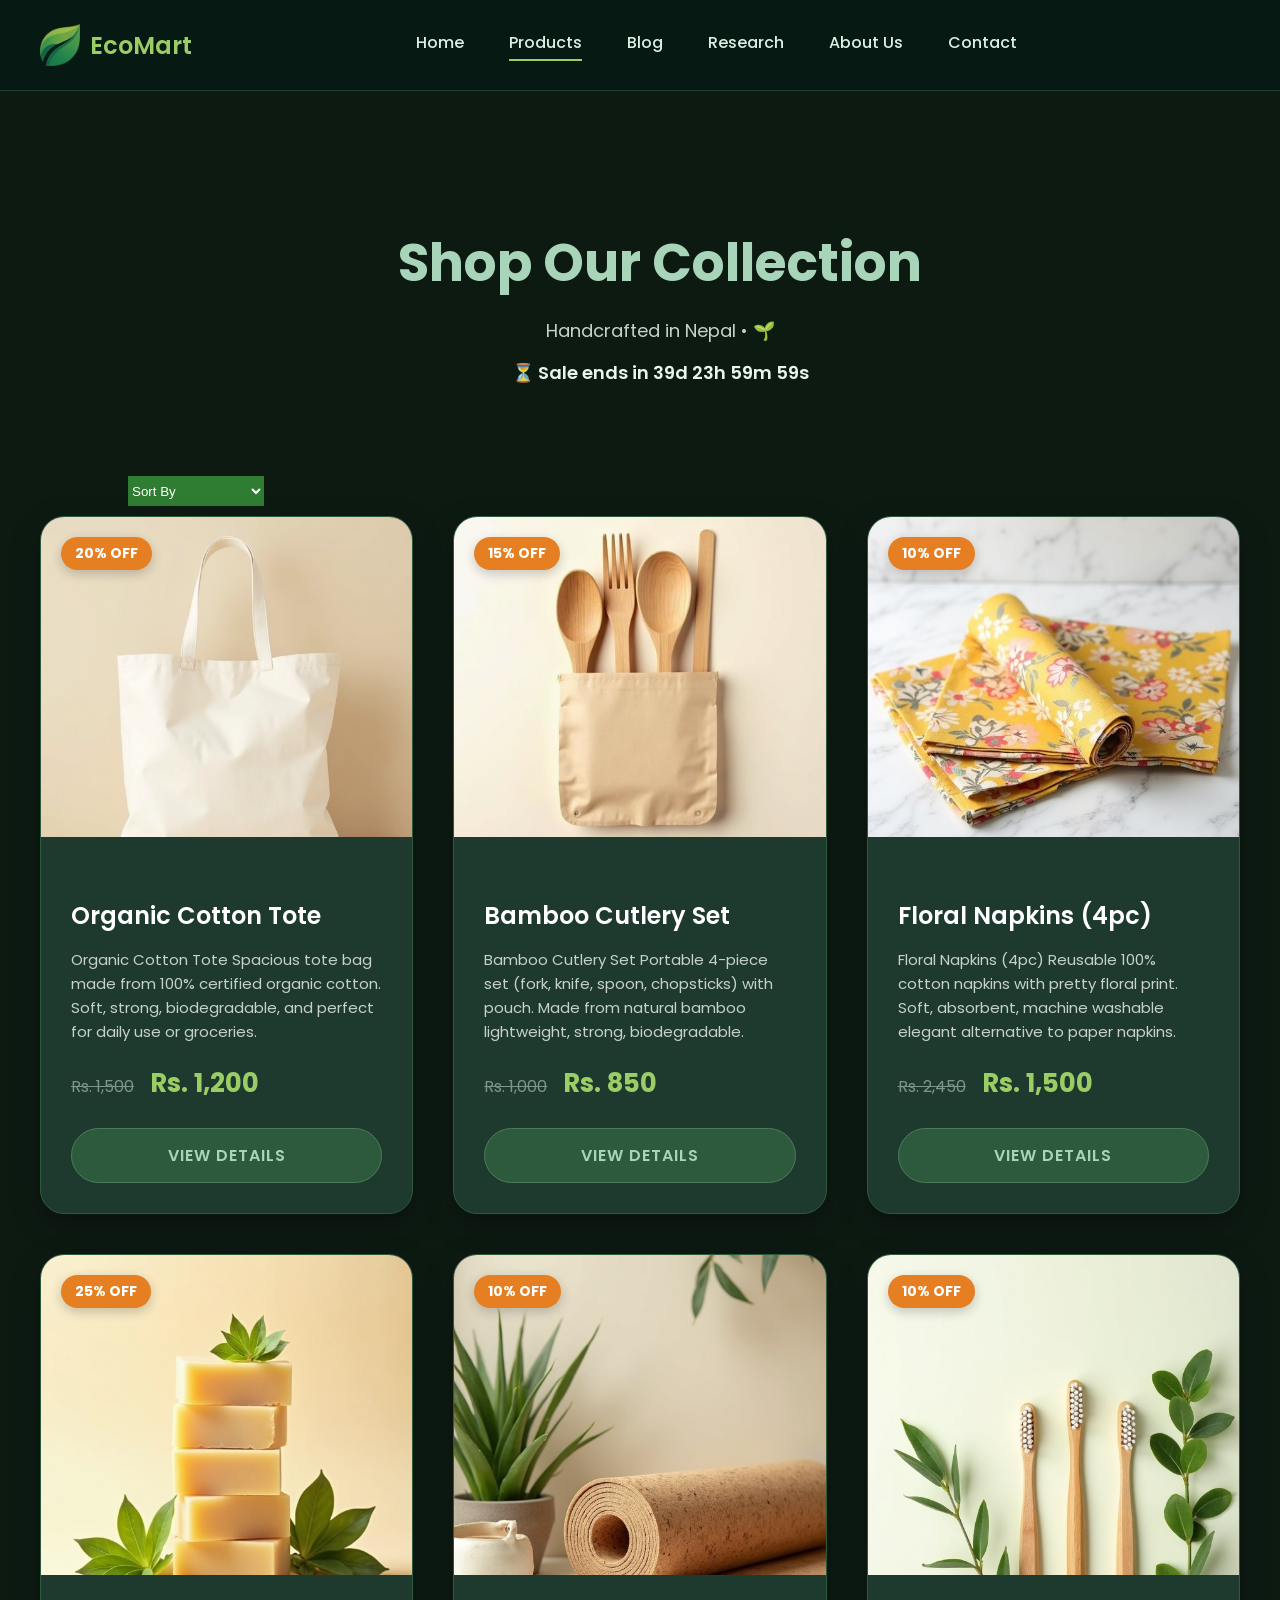
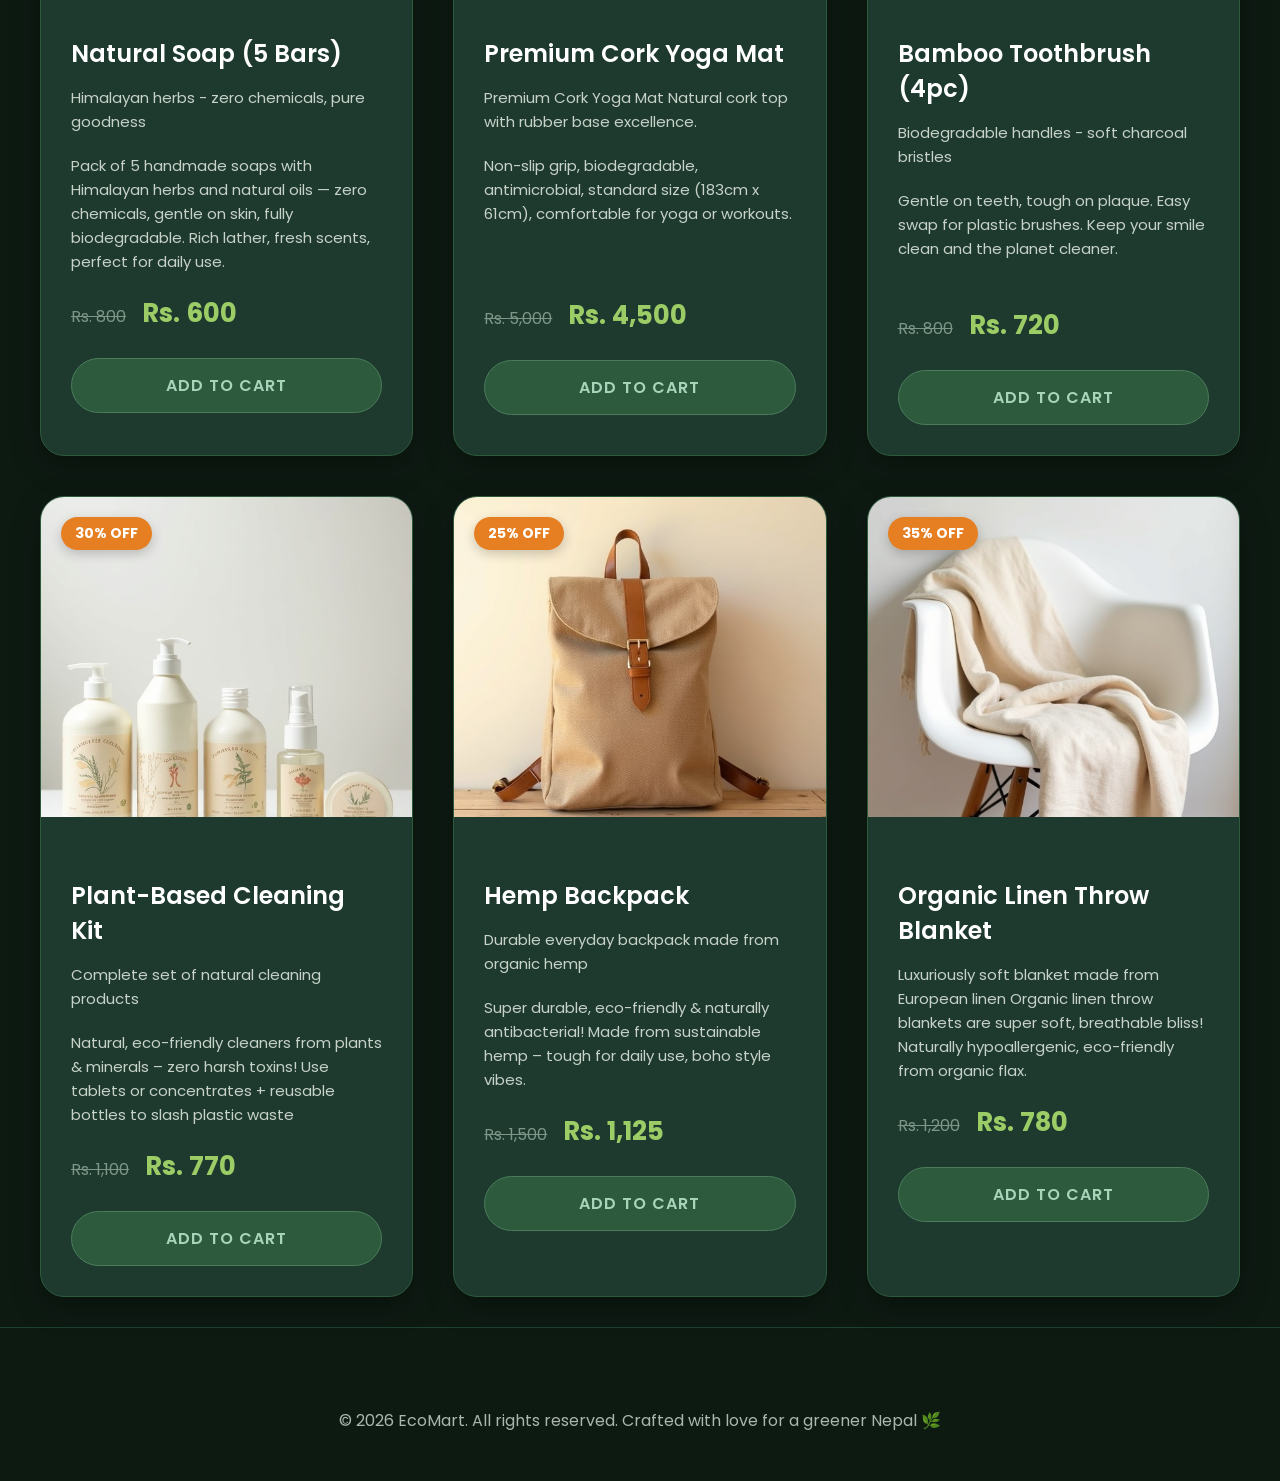
<file: html/productpage.html>
<!DOCTYPE html>
<html lang="en">
<head>
  <meta charset="UTF-8">
  <meta name="viewport" content="width=device-width, initial-scale=1.0">
   <meta name="author" content="Yunesh">
  <title>Products | EcoMart</title>
  <link href="https://fonts.googleapis.com/css2?family=Poppins:wght@300;400;500;600;700&display=swap" rel="stylesheet">
  <link rel="stylesheet" href="https://cdnjs.cloudflare.com/ajax/libs/font-awesome/6.5.0/css/all.min.css">
  <link rel="icon" type="image/png" href="../assets/logo.png">
  <style>
    /* =========================================
   1. GLOBAL STYLES & FONTS
   ========================================= */
body {
  background-color: #0d1a12; /* Deep Dark Green Body */
  color: #e8f5e8; 
  margin: 0; 
  font-family: 'Poppins', sans-serif !important;
}

/* Force Poppins on all elements */
h1, h2, h3, h4, p, button, a, span, li {
  font-family: 'Poppins', sans-serif !important;
}

html { 
  scroll-behavior: smooth; 
}

/* =========================================
   2. NAVBAR
   ========================================= */
.navbar {
  background-color: #061a13;
  padding: 24px 0;
  border-bottom: 1px solid #1f4035;
}

.nav-container {
  max-width: 1200px;
  margin: auto;
  display: grid;
  grid-template-columns: auto 1fr;
  align-items: center;
}

/* Logo */
.logo-box {
  display: flex;
  align-items: center;
  gap: 10px;
  color: #9ccc65;
  font-size: 24px;
  font-weight: 600;
}

.logo-box img {
  height: 42px;
}

/* Center Links */
.nav-center {
  display: flex;
  justify-content: center;
  gap: 45px;
}

.nav-center a {
  position: relative;
  color: #dcefe4;
  text-decoration: none;
  font-weight: 500;
  font-size: 16px;
  padding-bottom: 6px;
}

/* NAV HOVER EFFECT */
.nav-center a::after {
  content: '';
  position: absolute;
  left: 0;
  bottom: 0;
  width: 0%;
  height: 2px;
  background-color: #9ccc65;
  transition: width 0.3s ease;
}

.nav-center a:hover::after,
.nav-center a.active::after {
  width: 100%;
}

.nav-center a:hover {
  color: #9ccc65;
  transform:scale(1.1);
}

/* Icons */
.nav-icons {
  display: flex;
  align-items: center;
  gap: 25px;
}

.nav-icons a {
  color: #dcefe4;
  font-size: 20px;
  position: relative;
  transition: color 0.3s;
}

.nav-icons a:hover {
  color: #9ccc65;
}

.cart-badge {
  position: absolute;
  top: -10px;
  right: -12px;
  background: #e67e22;
  color: white;
  font-size: 12px;
  width: 20px;
  height: 20px;
  border-radius: 50%;
  display: flex;
  align-items: center;
  justify-content: center;
  font-weight: 600;
}


.products-hero {
  background-color: #0d1a12; /* Deep Dark Green */
  width: 100%;
  margin: 0;
  padding: 90px 20px;
  text-align: center;

}

.products-hero h1 {
  font-size: 52px;
  color: #a8d5ba;  /* Pale Green (Matches Blog) */
  margin-bottom: 15px;
  font-weight: 700;
}
.products-hero p {
  color: #c7d2c9; /* Light Grey-Green (Matches Blog) */
  font-size: 18px;
  margin: 0;
}
.products-hero .container {
  background-color: transparent !important;
  max-width: 1200px; 
  margin: 0 auto;
}
.products-section {
  padding: 60px 20px 120px;
  background: #0d1a12;
}
.product-grid {
  display: grid;
  grid-template-columns: repeat(auto-fit, minmax(320px, 1fr));
  gap: 40px;
  max-width: 1200px;
  margin: 0 auto;
  margin-bottom: 30px;
}

/* Card Style */
.product-card {
  background: #1e3a2f; /* Dark Green Card Background */
  border: 1px solid #2d5a3d;
  border-radius: 24px;
  overflow: hidden;
  box-shadow: 0 10px 30px rgba(0,0,0,0.3);
  transition: all 0.4s cubic-bezier(0.4, 0, 0.2, 1);
  position: relative;
}

.product-card:hover {
  transform: translateY(-10px);
  box-shadow: 0 20px 40px rgba(0,0,0,0.5);
  border-color: #9ccc65;
}

.product-card img {
  width: 100%;
  height: 320px;
  object-fit: cover;
  transition: transform 0.4s;
}

.product-card:hover img {
  transform: scale(1.05);
}

/* Card Content */
.card-content {
  padding: 30px;
}

.card-content h3 {
  font-size: 24px;
  color: #fff; /* White Text */
  margin-bottom: 12px;
  font-weight: 600;
}

.card-content p {
  color: #c7d2c9; /* Light Grey Text */
  line-height: 1.6;
  margin-bottom: 20px;
  font-size: 15px;
}

/* Pricing */
.prices {
  margin-bottom: 25px;
}

.old-price {
  text-decoration: line-through;
  color: #7d9688;
  font-size: 16px;
  margin-right: 12px;
}

.new-price {
  font-size: 26px;
  font-weight: 700;
  color: #9ccc65; /* Bright Green Price */
}

/* Badges & Buttons */
.sale-badge {
  position: absolute;
  top: 20px;
  left: 20px;
  background: #e67e22; /* Orange Badge */
  color: white;
  padding: 6px 14px;
  border-radius: 25px;
  font-size: 14px;
  font-weight: 700;
  z-index: 10;
  box-shadow: 0 4px 12px rgba(0,0,0,0.2);
}

.add-btn {
  width: 100%;
  background: #2d5a3d;
  color: #a8d5ba;
  border: 1px solid #4a7c59;
  padding: 14px;
  border-radius: 50px;
  font-size: 16px;
  font-weight: 600;
  cursor: pointer;
  transition: all 0.3s;
  text-transform: uppercase;
  letter-spacing: 1px;
}

.add-btn:hover {
  background: #9ccc65;
  color: #0b1f17;
}

/* =========================================
   5. FOOTER
   ========================================= */
.footer {
  background: #061a13;
  color: #c7d2c9;
  padding: 80px 60px 40px;
  border-top: 1px solid #1f4035;
  margin-top: 10px;
}


.footer {
  background: #0d1a12;
  color: #c7d2c9;
  padding: 64px 5% 32px;
  text-align: center;
}

.footer p {
  font-size: 16px;
  opacity: 0.85;
}


/* =========================================
   6. SCROLL TO TOP BUTTON
   ========================================= */
#myBtn {
  display: none;
  position: fixed;
  bottom: 20px;
  right: 30px;
  border: none;
  outline: none;
  background-color: #9ccc65;
  color: #061a13;
  cursor: pointer;
  padding: 15px;
  border-radius: 10px;
  font-size: 18px;
  font-weight: bold;
}

#myBtn:hover {
  background-color: #a8d5ba;
}
  </style>
</head>

<body>

  <!-- NAVBAR -->
  <header class="navbar">
    <div class="nav-container">
      <div class="logo-box">
        <img src="../assets/logo.png" alt="EcoMart Logo">
        <span>EcoMart</span>
      </div>

      <nav class="nav-center">
        <a href="../index.html">Home</a>
        <a href="./productpage.html" class="active">Products</a>
        <a href="./blog.html">Blog</a>
        <a href="./research.html">Research</a>
        <a href="./about.html">About Us</a>
        <a href="./contact.html">Contact</a>
      </nav>

    </div>
  </header>

  <!-- PRODUCTS HERO -->
  <section class="products-hero">
    <div class="container">
      <h1>Shop Our Collection</h1>
      <p>Handcrafted in Nepal • 🌱</p>
    <div id="sale-timer" style="margin-top:15px; font-weight:600; font-size:18px;">
  ⏳ Sale ends in <span id="countdown"></span>
</div>
    </div>
  </section>

  <!-- PRODUCTS -->
   
     <div class="container">
      <select id="sortProducts"; style="margin-bottom:10px;margin-left: 128px; background-color:#2f7d32 ;color:white;height: 30px;border:none;">
  <option value="" ><b>Sort By</b></option>
  <option value="name-asc">Name (A–Z)</option>
  <option value="name-desc">Name (Z–A)</option>
  <option value="price-low">Price (Low → High)</option>
  <option value="price-high">Price (High → Low)</option>
</select>
</div>

      <div class="product-grid">

        <!-- Product 1 -->
        <a href="./aboutproduct.html" style="color:inherit;text-decoration:none;">
          <div class="product-card" data-product-id="organic-cotton-tote">
            <div class="sale-badge">20% OFF</div>

            <img src="../assets/product1.jpeg" alt="Organic Cotton Tote Bag">
            <div class="card-content">
              <h3 class="product-name">Organic Cotton Tote</h3>
              <p>Organic Cotton Tote
Spacious tote bag made from 100% certified organic cotton. Soft, strong, biodegradable, and perfect for daily use or groceries.</p>
              <div class="prices">
                <span class="old-price">Rs. 1,500</span>
                <span class="new-price product-price">Rs. 1,200</span>
              </div>
              <button class="add-btn">View Details</button>
            </div>
          </div>
        </a>

        <!-- Product 2 -->
        <a href="./aboutproduct2.html" style="color:inherit;text-decoration:none;">
          <div class="product-card" data-product-id="bamboo-cutlery">
            <div class="sale-badge">15% OFF</div>

            <img src="../assets/product2.jpeg" alt="Bamboo Cutlery Set">
            <div class="card-content">
              <h3 class="product-name">Bamboo Cutlery Set</h3>
              <p>Bamboo Cutlery Set
Portable 4-piece set (fork, knife, spoon, chopsticks) with pouch. Made from natural bamboo lightweight, strong, biodegradable.</p>
              <div class="prices">
                <span class="old-price">Rs. 1,000</span>
                <span class="new-price product-price">Rs. 850</span>
              </div>
              <button class="add-btn">View Details</button>
            </div>
          </div>
        </a>

        <!-- Product 3 -->
        <a href="./aboutproduct3.html" style="color:inherit;text-decoration:none;">
          <div class="product-card" data-product-id="floral-napkins">
            <div class="sale-badge">10% OFF</div>

            <img src="../assets/product3.jpeg" alt="Floral Cotton Napkins">
            <div class="card-content">
              <h3 class="product-name">Floral Napkins (4pc)</h3>
              <p>Floral Napkins (4pc)
Reusable 100% cotton napkins with pretty floral print. Soft, absorbent, machine washable elegant alternative to paper napkins.</p>
              <div class="prices">
                <span class="old-price">Rs. 2,450</span>
                <span class="new-price product-price">Rs. 1,500</span>
              </div>
              <button class="add-btn">View Details</button>
            </div>
          </div>
        </a>

        <!-- Product 4 -->
        <div class="product-card">
          <div class="sale-badge">25% OFF</div>
          <img src="../assets/product4.jpeg" alt="Natural Soap Bars">
          <div class="card-content">
            <h3 class="product-name">Natural Soap (5 Bars)</h3>
            <p>Himalayan herbs - zero chemicals, pure goodness</p>
            <p>Pack of 5 handmade soaps with Himalayan herbs and natural oils — zero chemicals, gentle on skin, fully biodegradable. Rich lather, fresh scents, perfect for daily use.</p>
            <div class="prices">
              <span class="old-price">Rs. 800</span>
              <span class="new-price product-price">Rs. 600</span>
            </div>
            <button class="add-btn">Add To Cart</button>
          </div>
        </div>

        <!-- Product 5 -->
        <div class="product-card">
          <div class="sale-badge">10% OFF</div>
          <img src="../assets/product5.jpeg" alt="Cork Yoga Mat">
          <div class="card-content">
            <h3 class="product-name">Premium Cork Yoga Mat</h3>
            <p>Premium Cork Yoga Mat
Natural cork top with rubber base excellence.</p>
         
            <p> Non-slip grip, biodegradable, antimicrobial, standard size (183cm x 61cm), comfortable for yoga or workouts.</p>
            </br>
          </br>
            <div class="prices">
              <span class="old-price">Rs. 5,000</span>
              <span class="new-price product-price">Rs. 4,500</span>
            </div>
            <button class="add-btn">Add To Cart</button>
          </div>
        </div>

        <!-- Product 6 -->
        <div class="product-card">
          <div class="sale-badge">10% OFF</div>
          <img src="../assets/product6.jpeg" alt="Bamboo Toothbrushes">
          <div class="card-content">
            <h3 class="product-name">Bamboo Toothbrush (4pc)</h3>
            <p>Biodegradable handles - soft charcoal bristles</p>
            <p>Gentle on teeth, tough on plaque. Easy swap for plastic brushes. Keep your smile clean and the planet cleaner.</p>
            <br/>
            
            <div class="prices">
              <span class="old-price">Rs. 800</span>
              <span class="new-price product-price">Rs. 720</span>
            </div>
            <button class="add-btn">Add To Cart</button>
          </div>
        </div>

        <!-- Product 7 -->
        <div class="product-card">
          <div class="sale-badge">30% OFF</div>
          <img src="../assets/product7.jpg" alt="Plant-Based Cleaning Kit">
          <div class="card-content">
            <h3 class="product-name">Plant-Based Cleaning Kit</h3>
            <p>Complete set of natural cleaning products</p>
            <p>Natural, eco-friendly cleaners from plants & minerals – zero harsh toxins!  Use tablets or concentrates + reusable bottles to slash plastic waste </p>
            <div class="prices">
              <span class="old-price">Rs. 1,100</span>
              <span class="new-price product-price">Rs. 770</span>
            </div>
            <button class="add-btn">Add To Cart</button>
          </div>
        </div>

        <!-- Product 8 -->
        <div class="product-card">
          <div class="sale-badge">25% OFF</div>
          <img src="../assets/product8.jpg" alt="Hemp Backpack">
          <div class="card-content">
            <h3 class="product-name">Hemp Backpack</h3>
            <p>Durable everyday backpack made from organic hemp</p>
            <p>Super durable, eco-friendly & naturally antibacterial! Made from sustainable hemp  – tough for daily use, boho style vibes.</p>
            <div class="prices">
              <span class="old-price">Rs. 1,500</span>
              <span class="new-price product-price">Rs. 1,125</span>
            </div>
            <button class="add-btn">Add To Cart</button>
          </div>
        </div>

        <!-- Product 9 -->
        <div class="product-card">
          <div class="sale-badge">35% OFF</div>
          <img src="../assets/product9.jpg" alt="Organic Linen Throw Blanket">
          <div class="card-content">
            <h3 class="product-name" style="font-size:x-large;">Organic Linen Throw Blanket</h3>
            <p>Luxuriously soft blanket made from European linen
            Organic linen throw blankets are super soft, breathable bliss! Naturally hypoallergenic, eco-friendly from organic flax.</p>
            <div class="prices">
              <span class="old-price">Rs. 1,200</span>
              <span class="new-price product-price">Rs. 780</span>
            </div>
            <button class="add-btn">Add To Cart</button>
          </div>
        </div>

      </div>
    </div>
  </section>

  <!-- FOOTER -->
  <footer class="footer">
 
    
      <p>©️ 2026 EcoMart. All rights reserved. Crafted with love for a greener Nepal 🌿</p>
 

   <button onclick="topFunction()" id="myBtn" title="Go to top">Go To Top</button>

 
  <script src="../js/productpage.js"></script>
  <script>
    // Set sale end date = 40 days from now
  const saleEndDate = new Date();
  saleEndDate.setDate(saleEndDate.getDate() + 40);

  function updateCountdown() {
    const now = new Date();
    const diff = saleEndDate - now;

    if (diff <= 0) {
      document.getElementById("countdown").innerText = "EXPIRED";
      return;
    }

    const days = Math.floor(diff / (1000 * 60 * 60 * 24));
    const hours = Math.floor((diff / (1000 * 60 * 60)) % 24);
    const minutes = Math.floor((diff / (1000 * 60)) % 60);
    const seconds = Math.floor((diff / 1000) % 60);

    document.getElementById("countdown").innerText =
      `${days}d ${hours}h ${minutes}m ${seconds}s`;
  }

  updateCountdown();
  setInterval(updateCountdown, 1000);
  
</script>
  

</body>
</html>
</file>
